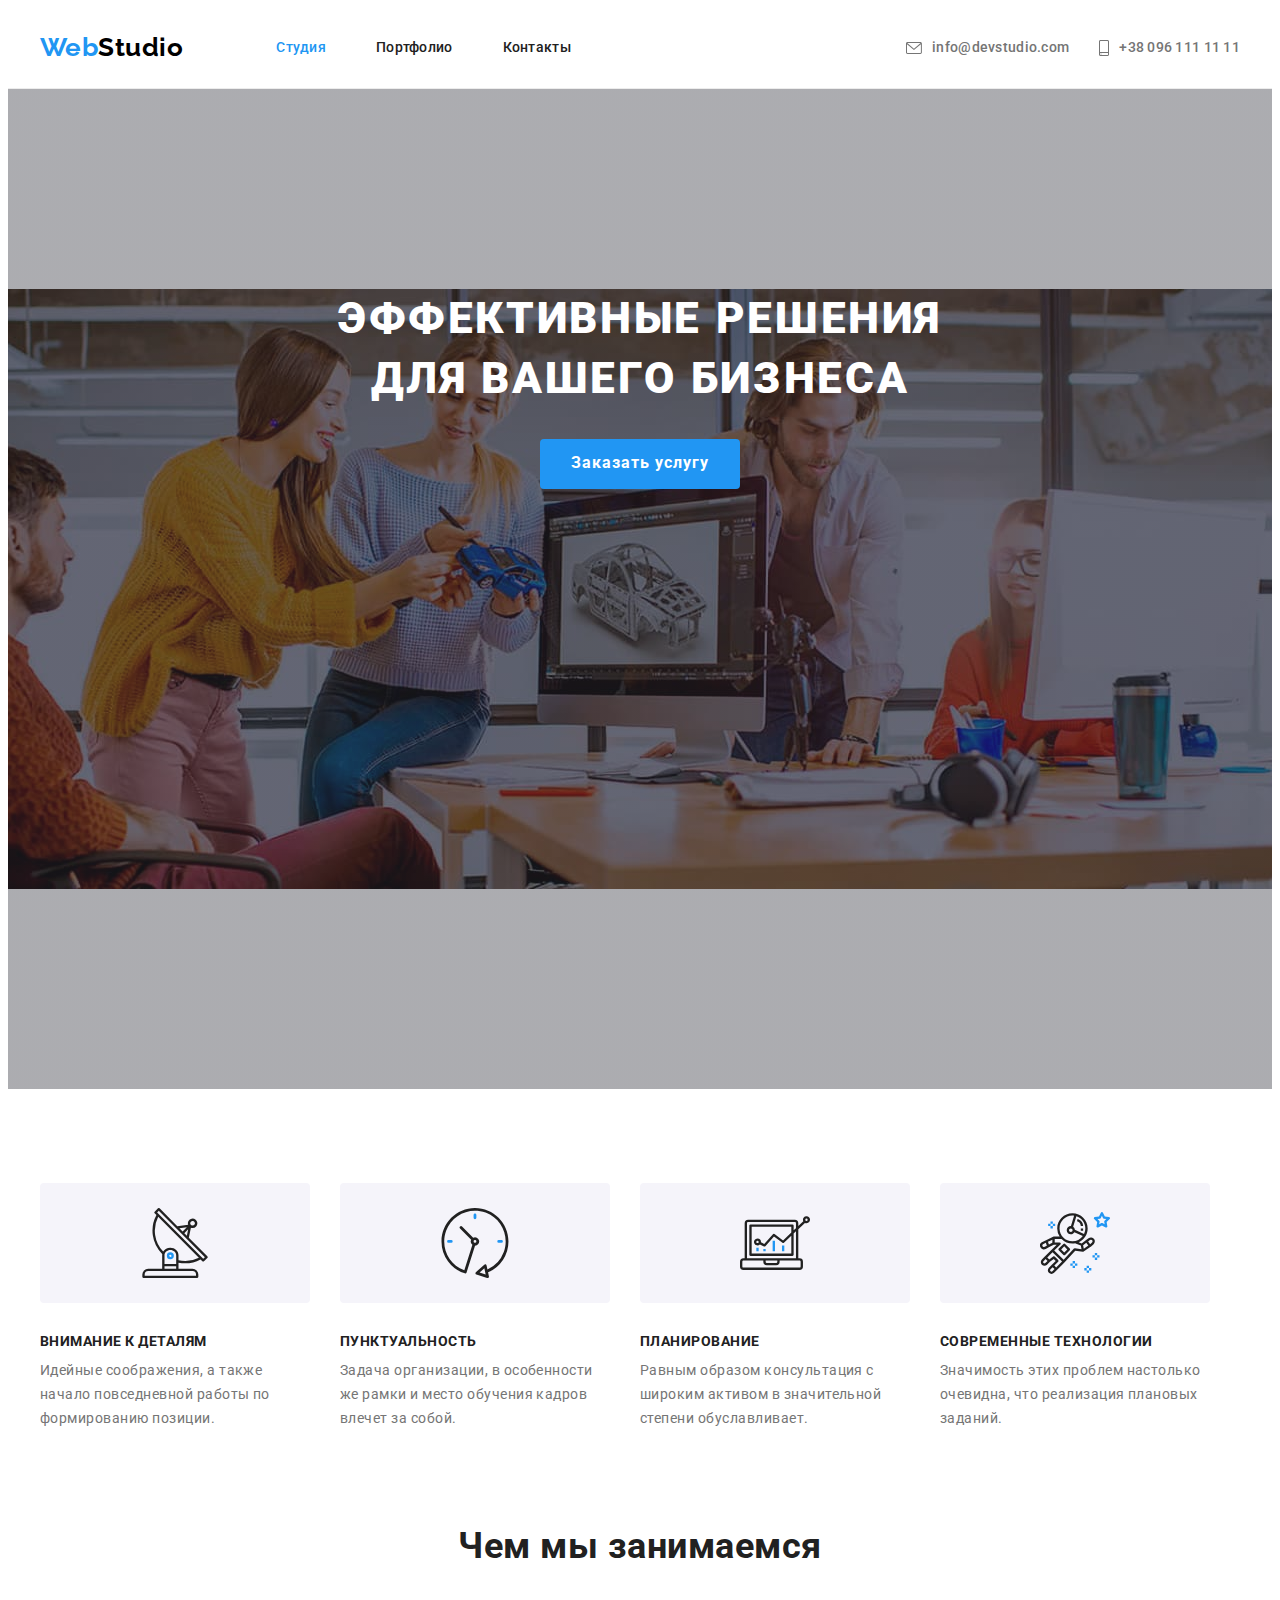
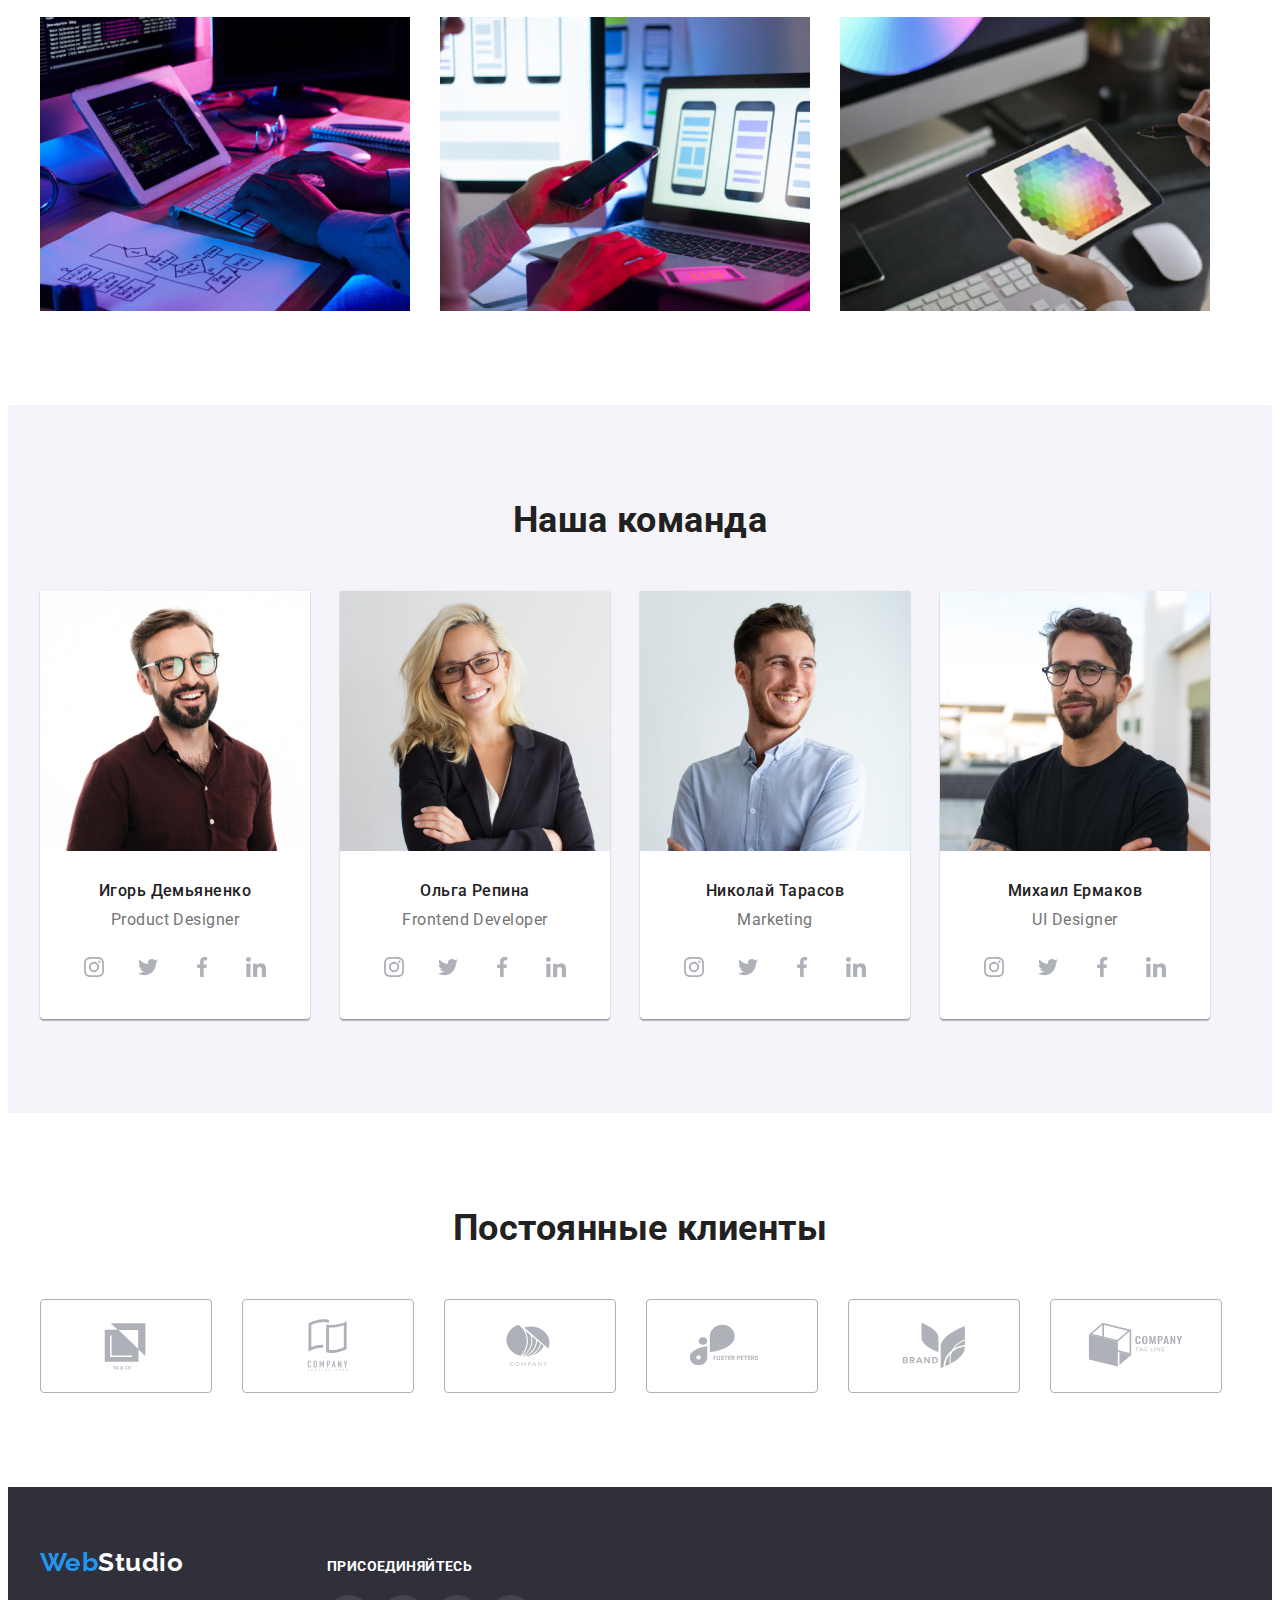
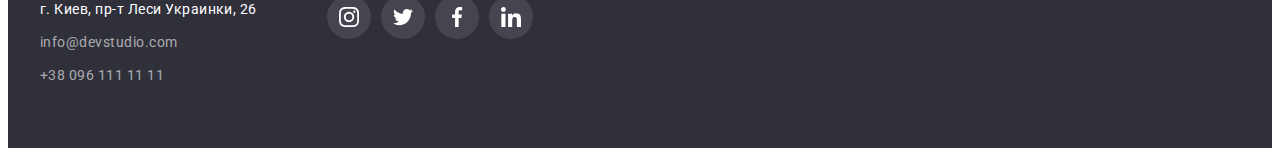
<file: index.html>
<!DOCTYPE html>
<html lang="ru">
  <head>
    <meta charset="UTF-8" />
    <meta http-equiv="X-UA-Compatible" content="IE=edge" />
    <meta name="viewport" content="width=device-width, initial-scale=1.0" />
    <title>WebStudio</title>
    <!-- Project fonts -->
    <link rel="preconnect" href="https://fonts.googleapis.com" />
    <link rel="preconnect" href="https://fonts.gstatic.com" crossorigin />
    <link
      href="https://fonts.googleapis.com/css2?family=Raleway:wght@700&family=Roboto:wght@400;500;700;900&display=swap"
      rel="stylesheet"
    />
    <!-- Normalize.css -->
    <link
      rel="stylesheet"
      href="https://cdnjs.cloudflare.com/ajax/libs/modern-normalize/1.1.0/modern-normalize.min.css"
      integrity="sha512-wpPYUAdjBVSE4KJnH1VR1HeZfpl1ub8YT/NKx4PuQ5NmX2tKuGu6U/JRp5y+Y8XG2tV+wKQpNHVUX03MfMFn9Q=="
      crossorigin="anonymous"
      referrerpolicy="no-referrer"
    />
    <!--  Custom styles -->
    <link rel="stylesheet" href="./css/styles.css" />
  </head>
  <body>
    <!-- Page header -->
    <header class="header">
      <div class="container header-container">
        <!-- Logo company-->
        <a class="logo link logo-header" href="./index.html" aria-label="Логотип сайта" lang="en"
          >Web<span class="logo-mode-dark">Studio</span></a
        >
        <!-- Main navigation -->
        <nav class="nav">
          <!-- Link navigation -->
          <ul class="nav-list list">
            <li class="nav-item">
              <a class="nav-link nav-link-current link" href="#">Студия</a>
            </li>
            <li class="nav-item">
              <a class="nav-link link" href="./portfolio.html">Портфолио</a>
            </li>
            <li class="nav-item">
              <a class="nav-link link" href="#">Контакты</a>
            </li>
          </ul>
        </nav>
        <!-- Contacts info in header-->
        <div class="contacts-header">
          <ul class="сontacts-list list">
            <li class="сontacts-item">
              <a class="сontacts-link link" href="mailto:info@devstudio.com">
                <svg class="icon-envelope" width="16" height="12">
                  <use href="./images/icons.svg#icon-envelope"></use>
                </svg>
                info@devstudio.com</a
              >
            </li>
            <li class="сontacts-item">
              <a class="сontacts-link link" href="tel:+380961111111">
                <svg class="icon-smartphone" width="10" height="16">
                  <use href="./images/icons.svg#icon-smartphone"></use>
                </svg>
                +38 096 111 11 11</a
              >
            </li>
          </ul>
        </div>
      </div>
    </header>
    <!-- Unique page content -->
    <main>
      <!-- Hero section -->
      <section class="hero">
        <div class="container">
          <h1 class="hero-title">Эффективные решения для вашего бизнеса</h1>
          <button class="hero-btn" type="button">Заказать услугу</button>
        </div>
      </section>

      <!-- Our Features section -->
      <section class="features">
        <div class="container features-container">
          <h2 class="features-title" hidden>Особенности</h2>
          <ul class="features-list list features-container">
            <li class="features-item">
              <div class="features-box">
                <svg width="70" height="70">
                  <use href="./images/icons.svg#icon-antenna"></use>
                </svg>
              </div>
              <h3 class="features-item-title">Внимание к деталям</h3>
              <p class="features-text">
                Идейные соображения, а также начало повседневной работы по формированию позиции.
              </p>
            </li>
            <li class="features-item">
              <div class="features-box">
                <svg width="70" height="70">
                  <use href="./images/icons.svg#icon-clock"></use>
                </svg>
              </div>
              <h3 class="features-item-title">Пунктуальность</h3>
              <p class="features-text">
                Задача организации, в особенности же рамки и место обучения кадров влечет за собой.
              </p>
            </li>
            <li class="features-item">
              <div class="features-box">
                <svg width="70" height="70">
                  <use href="./images/icons.svg#icon-diagram"></use>
                </svg>
              </div>
              <h3 class="features-item-title">Планирование</h3>
              <p class="features-text">
                Равным образом консультация с широким активом в значительной степени обуславливает.
              </p>
            </li>
            <li class="features-features">
              <div class="features-box">
                <svg width="70" height="70">
                  <use href="./images/icons.svg#icon-astronaut"></use>
                </svg>
              </div>
              <h3 class="features-item-title">Современные технологии</h3>
              <p class="features-text">
                Значимость этих проблем настолько очевидна, что реализация плановых заданий.
              </p>
            </li>
          </ul>
        </div>
      </section>

      <!-- What are we doing section -->
      <section class="services">
        <div class="container">
          <h2 class="services-title">Чем мы занимаемся</h2>
          <div class="services-container">
            <ul class="services-list list">
              <li class="services-item">
                <img
                  src="./images/about-us-section/box-1.jpg"
                  alt="Разработка сайта"
                  width="370"
                  height="294"
                />
              </li>
              <li class="services-item">
                <img
                  src="./images/about-us-section/box-2.jpg"
                  alt="Разработка мобильных приложений"
                  width="370"
                  height="294"
                />
              </li>
              <li class="services-item">
                <img
                  src="./images/about-us-section/box-3.jpg"
                  alt="Графический дизайн"
                  width="370"
                  height="294"
                />
              </li>
            </ul>
          </div>
        </div>
      </section>

      <!-- Our team section -->
      <section class="team">
        <div class="container">
          <h2 class="team-title">Наша команда</h2>
          <ul class="team-list list">
            <li class="team-item">
              <img
                src="./images/our-team-section/person-1.jpg"
                alt="Игорь Демьяненко"
                width="270"
                height="260"
              />
              <div class="team-group">
                <h3 class="team-subtitle">Игорь Демьяненко</h3>
                <p class="team-text">Product Designer</p>
                <ul class="team-social-list list">
                  <li class="team-social-item">
                    <a class="team-social-link link" href="#">
                      <svg class="team-social-icon" width="20px" height="20px">
                        <use href="./images/icons.svg#icon-instagram"></use>
                      </svg>
                    </a>
                  </li>
                  <li class="team-social-item">
                    <a class="team-social-link link" href="#">
                      <svg class="team-social-icon" width="20px" height="20px">
                        <use href="./images/icons.svg#icon-twitter"></use>
                      </svg>
                    </a>
                  </li>
                  <li class="team-social-item">
                    <a class="team-social-link link" href="#">
                      <svg class="team-social-icon" width="20px" height="20px">
                        <use href="./images/icons.svg#icon-facebook"></use>
                      </svg>
                    </a>
                  </li>
                  <li class="team-social-item">
                    <a class="team-social-link link" href="#">
                      <svg class="team-social-icon" width="20px" height="20px">
                        <use href="./images/icons.svg#icon-linkedin"></use>
                      </svg>
                    </a>
                  </li>
                </ul>
              </div>
            </li>
            <li class="team-item">
              <img
                src="./images/our-team-section/person-2.jpg"
                alt="Ольга Репина"
                width="270"
                height="260"
              />
              <div class="team-group">
                <h3 class="team-subtitle">Ольга Репина</h3>
                <p class="team-text">Frontend Developer</p>
                <ul class="team-social-list list">
                  <li class="team-social-item">
                    <a class="team-social-link link" href="#">
                      <svg class="team-social-icon" width="20px" height="20px">
                        <use href="./images/icons.svg#icon-instagram"></use>
                      </svg>
                    </a>
                  </li>
                  <li class="team-social-item">
                    <a class="team-social-link link" href="#">
                      <svg class="team-social-icon" width="20px" height="20px">
                        <use href="./images/icons.svg#icon-twitter"></use>
                      </svg>
                    </a>
                  </li>
                  <li class="team-social-item">
                    <a class="team-social-link link" href="#">
                      <svg class="team-social-icon" width="20px" height="20px">
                        <use href="./images/icons.svg#icon-facebook"></use>
                      </svg>
                    </a>
                  </li>
                  <li class="team-social-item">
                    <a class="team-social-link link" href="#">
                      <svg class="team-social-icon" width="20px" height="20px">
                        <use href="./images/icons.svg#icon-linkedin"></use>
                      </svg>
                    </a>
                  </li>
                </ul>
              </div>
            </li>
            <li class="team-item">
              <img
                src="./images/our-team-section/person-3.jpg"
                alt="Николай Тарасов"
                width="270"
                height="260"
              />
              <div class="team-group">
                <h3 class="team-subtitle">Николай Тарасов</h3>
                <p class="team-text">Marketing</p>
                <ul class="team-social-list list">
                  <li class="team-social-item">
                    <a class="team-social-link link" href="#">
                      <svg class="team-social-icon" width="20px" height="20px">
                        <use href="./images/icons.svg#icon-instagram"></use>
                      </svg>
                    </a>
                  </li>
                  <li class="team-social-item">
                    <a class="team-social-link link" href="#">
                      <svg class="team-social-icon" width="20px" height="20px">
                        <use href="./images/icons.svg#icon-twitter"></use>
                      </svg>
                    </a>
                  </li>
                  <li class="team-social-item">
                    <a class="team-social-link link" href="#">
                      <svg class="team-social-icon" width="20px" height="20px">
                        <use href="./images/icons.svg#icon-facebook"></use>
                      </svg>
                    </a>
                  </li>
                  <li class="team-social-item">
                    <a class="team-social-link link" href="#">
                      <svg class="team-social-icon" width="20px" height="20px">
                        <use href="./images/icons.svg#icon-linkedin"></use>
                      </svg>
                    </a>
                  </li>
                </ul>
              </div>
            </li>
            <li class="team-item">
              <img
                src="./images/our-team-section/person-4.jpg"
                alt="Михаил Ермаков"
                width="270"
                height="260"
              />
              <div class="team-group">
                <h3 class="team-subtitle">Михаил Ермаков</h3>
                <p class="team-text">UI Designer</p>
                <ul class="team-social-list list">
                  <li class="team-social-item">
                    <a class="team-social-link link" href="#">
                      <svg class="team-social-icon" width="20px" height="20px">
                        <use href="./images/icons.svg#icon-instagram"></use>
                      </svg>
                    </a>
                  </li>
                  <li class="team-social-item">
                    <a class="team-social-link link" href="#">
                      <svg class="team-social-icon" width="20px" height="20px">
                        <use href="./images/icons.svg#icon-twitter"></use>
                      </svg>
                    </a>
                  </li>
                  <li class="team-social-item">
                    <a class="team-social-link link" href="#">
                      <svg class="team-social-icon" width="20px" height="20px">
                        <use href="./images/icons.svg#icon-facebook"></use>
                      </svg>
                    </a>
                  </li>
                  <li class="team-social-item">
                    <a class="team-social-link link" href="#">
                      <svg class="team-social-icon" width="20px" height="20px">
                        <use href="./images/icons.svg#icon-linkedin"></use>
                      </svg>
                    </a>
                  </li>
                </ul>
              </div>
            </li>
          </ul>
        </div>
      </section>

      <!-- Our clients -->
      <section class="clients">
        <div class="container">
          <h2 class="clients-title">Постоянные клиенты</h2>
          <div class="clients-container">
            <ul class="clients-list list">
              <li class="clients-item">
                <a class="clients-link" href="#">
                  <svg class="client-icon" width="106" height="60">
                    <use href="./images/icons.svg#icon-client-1"></use>
                  </svg>
                </a>
              </li>
              <li class="clients-item">
                <a class="clients-link" href="#">
                  <svg class="client-icon" width="106" height="60">
                    <use href="./images/icons.svg#icon-client-2"></use>
                  </svg>
                </a>
              </li>
              <li class="clients-item">
                <a class="clients-link" href="#">
                  <svg class="client-icon" width="106" height="60">
                    <use href="./images/icons.svg#icon-client-3"></use>
                  </svg>
                </a>
              </li>
              <li class="clients-item">
                <a class="clients-link" href="#">
                  <svg class="client-icon" width="106" height="60">
                    <use href="./images/icons.svg#icon-client-4"></use>
                  </svg>
                </a>
              </li>
              <li class="clients-item">
                <a class="clients-link" href="#">
                  <svg class="client-icon" width="106" height="60">
                    <use href="./images/icons.svg#icon-client-5"></use>
                  </svg>
                </a>
              </li>
              <li class="clients-item">
                <a class="clients-link" href="#">
                  <svg class="client-icon" width="106" height="60">
                    <use href="./images/icons.svg#icon-client-6"></use>
                  </svg>
                </a>
              </li>
            </ul>
          </div>
        </div>
      </section>
    </main>
    <!-- Page footer -->
    <footer class="footer">
      <div class="container footer-container">
        <div class="logo-box">
          <a class="logo link logo-footer" href="./index.html" aria-label="Логотип сайта" lang="en"
            >Web<span class="logo-mode-light">Studio</span></a
          >
          <address class="address">
            <p class="address-text">г. Киев, пр-т Леси Украинки, 26</p>
            <a class="address-link link" href="mailto:info@devstudio.com">info@devstudio.com</a>
            <a class="address-link link" href="tel:+380961111111">+38 096 111 11 11</a>
          </address>
        </div>
        <div class="join-box">
          <h3 class="join-title">Присоединяйтесь</h3>
          <ul class="join-list list">
            <li class="join-item">
              <a class="join-link link" href="#">
                <svg class="join-icon" width="20px" height="20px">
                  <use href="./images/icons.svg#icon-instagram"></use>
                </svg>
              </a>
            </li>
            <li class="join-item">
              <a class="join-link link" href="#">
                <svg class="join-icon" width="20px" height="20px">
                  <use href="./images/icons.svg#icon-twitter"></use>
                </svg>
              </a>
            </li>
            <li class="join-item">
              <a class="join-link link" href="#">
                <svg class="team-social-icon" width="20px" height="20px">
                  <use href="./images/icons.svg#icon-facebook"></use>
                </svg>
              </a>
            </li>
            <li class="join-item">
              <a class="join-link link" href="#">
                <svg class="join-icon" width="20px" height="20px">
                  <use href="./images/icons.svg#icon-linkedin"></use>
                </svg>
              </a>
            </li>
          </ul>
        </div>
      </div>
    </footer>
  </body>
</html>
</file>
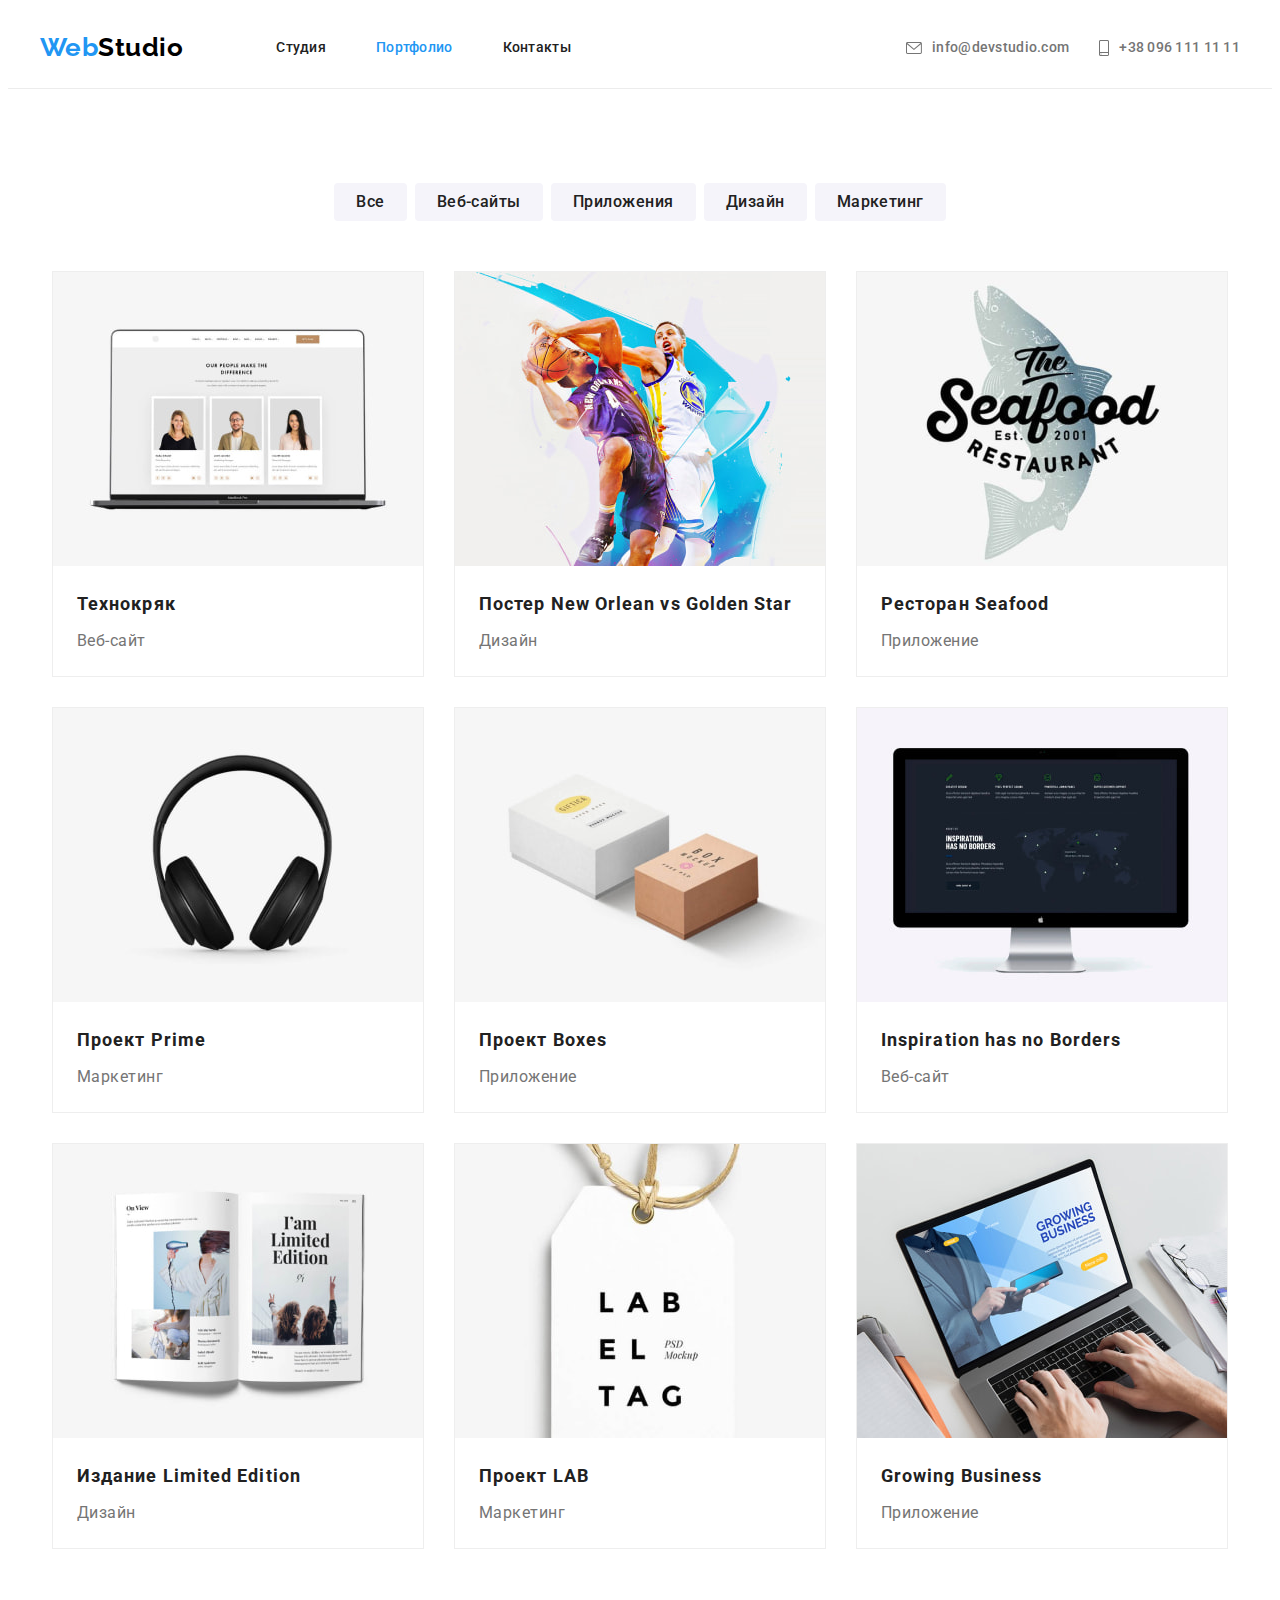
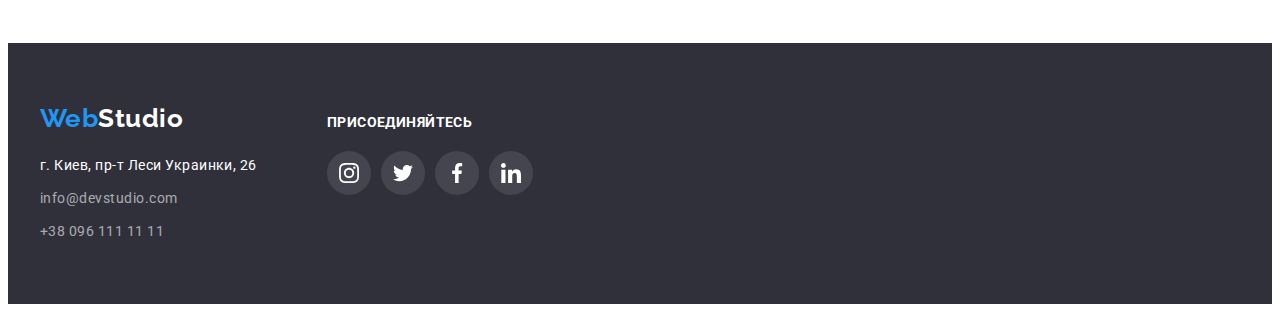
<file: portfolio.html>
<!DOCTYPE html>
<html lang="ru">
  <head>
    <meta charset="UTF-8" />
    <meta http-equiv="X-UA-Compatible" content="IE=edge" />
    <meta name="viewport" content="width=device-width, initial-scale=1.0" />
    <title>Portfolio</title>
    <!-- Project fonts -->
    <link rel="preconnect" href="https://fonts.googleapis.com" />
    <link rel="preconnect" href="https://fonts.gstatic.com" crossorigin />
    <link
      href="https://fonts.googleapis.com/css2?family=Raleway:wght@700&family=Roboto:wght@400;500;700;900&display=swap"
      rel="stylesheet"
    />
    <!-- Normalize.css -->
    <link
      rel="stylesheet"
      href="https://cdnjs.cloudflare.com/ajax/libs/modern-normalize/1.1.0/modern-normalize.min.css"
      integrity="sha512-wpPYUAdjBVSE4KJnH1VR1HeZfpl1ub8YT/NKx4PuQ5NmX2tKuGu6U/JRp5y+Y8XG2tV+wKQpNHVUX03MfMFn9Q=="
      crossorigin="anonymous"
      referrerpolicy="no-referrer"
    />
    <!--  Custom styles -->
    <link rel="stylesheet" href="./css/styles.css" />
  </head>
  <body>
    <!-- Page header -->
    <header class="header">
      <div class="container header-container">
        <!-- Logo company-->
        <a class="logo link logo-header" href="./index.html" aria-label="Логотип сайта" lang="en"
          >Web<span class="logo-mode-dark">Studio</span></a
        >
        <!-- Main navigation -->
        <nav class="nav">
          <!-- Link navigation -->
          <ul class="nav-list list">
            <li class="nav-item">
              <a class="nav-link link" href="./index.html">Студия</a>
            </li>
            <li class="nav-item">
              <a class="nav-link nav-link-current link" href="./portfolio.html">Портфолио</a>
            </li>
            <li class="nav-item">
              <a class="nav-link link" href="#">Контакты</a>
            </li>
          </ul>
        </nav>
        <!-- Contacts info in header-->
        <div class="contacts-header">
          <ul class="сontacts-list list">
            <li class="сontacts-item">
              <a class="сontacts-link link" href="mailto:info@devstudio.com">
                <svg class="icon-envelope" width="16" height="12">
                  <use href="./images/icons.svg#icon-envelope"></use>
                </svg>
                info@devstudio.com</a
              >
            </li>
            <li class="сontacts-item">
              <a class="сontacts-link link" href="tel:+380961111111">
                <svg class="icon-smartphone" width="10" height="16">
                  <use href="./images/icons.svg#icon-smartphone"></use>
                </svg>
                +38 096 111 11 11</a
              >
            </li>
          </ul>
        </div>
      </div>
    </header>
    <!-- Unique page content -->
    <main>
      <!-- Our projects section -->
      <!-- Button -->
      <section class="btn-filter">
        <div class="container">
          <h1 class="btn-title" hidden>Наши проекты</h1>
          <ul class="btn-list list">
            <li class="btn-item">
              <button class="btn-description" type="button">Все</button>
            </li>
            <li class="btn-item">
              <button class="btn-description" type="button">Веб-сайты</button>
            </li>
            <li class="btn-item">
              <button class="btn-description" type="button">Приложения</button>
            </li>
            <li class="btn-item">
              <button class="btn-description" type="button">Дизайн</button>
            </li>
            <li class="btn-item">
              <button class="btn-description" type="button">Маркетинг</button>
            </li>
          </ul>

          <!-- Gallery -->
          <ul class="gallery-list list">
            <li class="gallery-item">
              <a class="gallery-link link" href="#">
                <img
                  src="./images/our-projects-section/projects-1.jpg"
                  alt="Интерфейс сайта"
                  width="370"
                  height="294"
                />
                <div class="gallery-group">
                  <h2 class="gallery-title">Технокряк</h2>
                  <p class="gallery-text">Веб-сайт</p>
                </div>
              </a>
            </li>
            <li class="gallery-item">
              <a class="gallery-link link" href="#">
                <img
                  src="./images/our-projects-section/projects-2.jpg"
                  alt="Баскетболисты"
                  width="370"
                  height="294"
                />
                <div class="gallery-group">
                  <h2 class="gallery-title">Постер New Orlean vs Golden Star</h2>
                  <p class="gallery-text">Дизайн</p>
                </div>
              </a>
            </li>
            <li class="gallery-item">
              <a class="gallery-link link" href="#">
                <img
                  src="./images/our-projects-section/projects-3.jpg"
                  alt="Интерфейс приложения"
                  width="370"
                  height="294"
                />
                <div class="gallery-group">
                  <h2 class="gallery-title">Ресторан Seafood</h2>
                  <p class="gallery-text">Приложение</p>
                </div>
              </a>
            </li>
            <li class="gallery-item">
              <a class="gallery-link link" href="#">
                <img
                  src="./images/our-projects-section/projects-4.jpg"
                  alt="Наушники"
                  width="370"
                  height="294"
                />
                <div class="gallery-group">
                  <h2 class="gallery-title">Проект Prime</h2>
                  <p class="gallery-text">Маркетинг</p>
                </div>
              </a>
            </li>
            <li class="gallery-item">
              <a class="gallery-link link" href="#">
                <img
                  src="./images/our-projects-section/projects-5.jpg"
                  alt="Коробки"
                  width="370"
                  height="294"
                />
                <div class="gallery-group">
                  <h2 class="gallery-title">Проект Boxes</h2>
                  <p class="gallery-text">Приложение</p>
                </div>
              </a>
            </li>
            <li class="gallery-item">
              <a class="gallery-link link" href="#">
                <img
                  src="./images/our-projects-section/projects-6.jpg"
                  alt="Интерфейс сайта"
                  width="370"
                  height="294"
                />
                <div class="gallery-group">
                  <h2 class="gallery-title">Inspiration has no Borders</h2>
                  <p class="gallery-text">Веб-сайт</p>
                </div>
              </a>
            </li>
            <li class="gallery-item">
              <a class="gallery-link link" href="#">
                <img
                  src="./images/our-projects-section/projects-7.jpg"
                  alt="Журнал"
                  width="370"
                  height="294"
                />
                <div class="gallery-group">
                  <h2 class="gallery-title">Издание Limited Edition</h2>
                  <p class="gallery-text">Дизайн</p>
                </div>
              </a>
            </li>
            <li class="gallery-item">
              <a class="gallery-link link" href="#">
                <img
                  src="./images/our-projects-section/projects-8.jpg"
                  alt="Бирка"
                  width="370"
                  height="294"
                />
                <div class="gallery-group">
                  <h2 class="gallery-title">Проект LAB</h2>
                  <p class="gallery-text">Маркетинг</p>
                </div>
              </a>
            </li>
            <li class="gallery-item">
              <a class="gallery-link link" href="#">
                <img
                  src="./images/our-projects-section/projects-9.jpg"
                  alt="Ноутбук"
                  width="370"
                  height="294"
                />
                <div class="gallery-group">
                  <h2 class="gallery-title">Growing Business</h2>
                  <p class="gallery-text">Приложение</p>
                </div>
              </a>
            </li>
          </ul>
        </div>
      </section>
    </main>
    <!-- Page footer -->
    <footer class="footer">
      <div class="container footer-container">
        <div class="logo-box">
          <a class="logo link logo-footer" href="./index.html" aria-label="Логотип сайта" lang="en"
            >Web<span class="logo-mode-light">Studio</span></a
          >
          <address class="address">
            <p class="address-text">г. Киев, пр-т Леси Украинки, 26</p>
            <a class="address-link link" href="mailto:info@devstudio.com">info@devstudio.com</a>
            <a class="address-link link" href="tel:+380961111111">+38 096 111 11 11</a>
          </address>
        </div>
        <div class="join-box">
          <h3 class="join-title">Присоединяйтесь</h3>
          <ul class="join-list list">
            <li class="join-item">
              <a class="join-link link" href="#">
                <svg class="join-icon" width="20px" height="20px">
                  <use href="./images/icons.svg#icon-instagram"></use>
                </svg>
              </a>
            </li>
            <li class="join-item">
              <a class="join-link link" href="#">
                <svg class="join-icon" width="20px" height="20px">
                  <use href="./images/icons.svg#icon-twitter"></use>
                </svg>
              </a>
            </li>
            <li class="join-item">
              <a class="join-link link" href="#">
                <svg class="team-social-icon" width="20px" height="20px">
                  <use href="./images/icons.svg#icon-facebook"></use>
                </svg>
              </a>
            </li>
            <li class="join-item">
              <a class="join-link link" href="#">
                <svg class="join-icon" width="20px" height="20px">
                  <use href="./images/icons.svg#icon-linkedin"></use>
                </svg>
              </a>
            </li>
          </ul>
        </div>
      </div>
    </footer>
  </body>
</html>
</file>
<file: css/styles.css>
:root {
  --main-font: 'Roboto', sans-serif;
  --secondary-font: 'Raleway', sans-serif;

  /* Text colors */
  --accent-cl: #2196f3;
  --main-txt-cl: #757575;
  --secondary-txt-cl: #212121;
  --third-txt-cl: #ffffff;
  --hero-btn: #188ce8;

  /* Bacground colors */
  --main-bg-cl: #ffffff;
  --secondary-bg-cl: #f5f4fa;
  --dark-bg-cl: #2f303a;
  --header-border-cl: #ececec;
  --gallery-item-border-cl: #eeeeee;
  --main-icon-cl: #afb1b8;
}

body {
  font-family: var(--main-font), sans-serif;
  font-size: 16px;
  letter-spacing: 0.03em;
  color: var(--main-txt-cl);
}

h1,
h2,
h3,
h4,
h5,
h6,
p {
  margin: 0;
}

ul,
ol {
  padding: 0;
  margin: 0;
}

img {
  display: block;
  max-width: 100%;
  height: auto;
}

.link {
  text-decoration: none;
  color: currentColor;
}

.link:hover,
.link:focus {
  color: var(--accent-cl);
}

.list {
  list-style: none;
}

.services-title,
.team-title,
.clients-title {
  font-weight: 700;
  font-size: 36px;
  line-height: 1.17;
  text-align: center;
  color: var(--secondary-txt-cl);
}

.container {
  /* outline: 2px solid red; */
  width: 1200px;
  padding-left: 15px;
  padding-right: 15px;
  margin-left: auto;
  margin-right: auto;
}

/* Page header */
.header {
  background-color: var(--main-bg-cl);
  border-bottom: 1px solid var(--header-border-cl);
}

.header-container {
  display: flex;
  align-items: center;
}
/* Header main navigation */
.logo {
  font-family: var(--secondary-font);
  font-weight: 700;
  font-size: 26px;
  line-height: 1.2;
  color: var(--accent-cl);
}

.logo-header {
  margin-right: 93px;
}

.logo .logo-mode-dark {
  color: #000000;
}
.logo .logo-mode-light {
  color: #ffffff;
}

.nav-list {
  display: flex;
  align-items: center;
}
.nav-item {
  margin-right: 50px;
}

.nav-item:last-child {
  margin-right: 0;
}

.nav-link,
.сontacts-link {
  display: block;
  padding-top: 32px;
  padding-bottom: 32px;
  font-weight: 500;
  font-size: 14px;
  line-height: 1.14;
  letter-spacing: 0.02em;
}

.nav-link {
  color: var(--secondary-txt-cl);
}

.сontacts-link {
  display: flex;
  align-items: center;
  color: var(--main-txt-cl);
}

.nav-item > .nav-link-current {
  color: var(--accent-cl);
}

.contacts-header {
  display: flex;
  align-items: center;
  margin-left: auto;
}

.сontacts-list {
  display: flex;
  align-items: center;
}

.сontacts-item {
  margin-right: 30px;
}

.сontacts-item:last-child {
  margin-right: 0;
}

/* Hero section */
.hero {
  padding-top: 200px;
  padding-bottom: 200px;
  /* background-color: var(--dark-bg-cl); */
  background-image: linear-gradient(to right, rgba(47, 48, 58, 0.4), rgba(47, 48, 58, 0.4)),
    url('../images/hero-section/hero-bg.jpg');
  background-repeat: no-repeat;
  background-position: center;
  max-width: 1600px;
  height: 600px;
  margin-left: auto;
  margin-right: auto;
  text-align: center;
}

.hero-title {
  width: 696px;
  align-items: center;
  margin-left: auto;
  margin-right: auto;
  margin-bottom: 30px;
  font-weight: 900;
  font-size: 44px;
  line-height: 1.36;
  text-align: center;
  letter-spacing: 0.06em;
  text-transform: uppercase;
  color: var(--third-txt-cl);
}

.hero-btn {
  width: 200px;
  height: 50px;
  font-family: inherit;
  font-style: 400;
  font-weight: 700;
  font-size: 16px;
  line-height: 1.9;
  align-items: center;
  text-align: center;
  letter-spacing: 0.06em;
  color: var(--third-txt-cl);
  background-color: var(--accent-cl);
  border: none;
  border-radius: 4px;
}

.hero-btn:hover,
.hero-btn:focus {
  color: var(--main-bg-cl);
  background-color: var(--hero-btn);
}

.icon-envelope,
.icon-smartphone {
  margin-right: 10px;
  fill: currentColor;
}

.icon-envelope:hover,
.icon-smartphone:hover {
  fill: currentColor;
}

/* Our Features section and What are we doing section*/
.features-container,
.services-container {
  display: flex;
  align-items: center;
  margin-left: auto;
}

.features-item {
  margin-right: 30px;
  width: 270px;
  /* height: 101px; */
}

.features-item:last-child {
  margin-right: 0;
}

.features,
.services {
  background-color: var(--main-bg-cl);
}

.features {
  padding-top: 94px;
  padding-bottom: 94px;
}

.features-item-title {
  margin-bottom: 10px;
  font-weight: 700;
  font-size: 14px;
  line-height: 16px;
  text-transform: uppercase;
  color: var(--secondary-txt-cl);
}
.features-text {
  font-weight: 400;
  font-size: 14px;
  line-height: 1.71;
  color: var(--main-txt-cl);
}

.features-box {
  display: flex;
  width: 270px;
  height: 120px;
  background-color: var(--secondary-bg-cl);
  align-items: center;
  justify-content: center;
  border-radius: 4px;
  margin-bottom: 30px;
}

.services {
  padding-bottom: 94px;
}

.services-title {
  margin-bottom: 50px;
}

.services-list {
  display: flex;
  align-items: center;
}

.services-item {
  margin-right: 30px;
}

.services-item:last-child {
  margin-right: 0;
}

/* Our team section */
.team {
  padding-top: 94px;
  padding-bottom: 94px;
  background-color: var(--secondary-bg-cl);
}

.team-title {
  margin-bottom: 50px;
}

.team-list {
  display: flex;
  align-items: center;
}

.team-item {
  margin-right: 30px;
  background-color: var(--main-bg-cl);
  box-shadow: 0px 1px 3px rgba(0, 0, 0, 0.12), 0px 1px 1px rgba(0, 0, 0, 0.14),
    0px 2px 1px rgba(0, 0, 0, 0.2);
  border-radius: 0px 0px 4px 4px;
}

.team-item:last-child {
  margin-right: 0;
}

.team-group {
  padding-top: 30px;
  padding-bottom: 30px;
  display: flex;
  flex-direction: column;
  width: 270px;
  align-items: center;
}

.team-subtitle {
  margin-bottom: 10px;
  font-weight: 500;
  font-size: 16px;
  line-height: 1.19;
  text-align: center;
  color: var(--secondary-txt-cl);
}

.team-text {
  font-weight: 400;
  font-size: 16px;
  line-height: 1.19;
  text-align: center;
  color: var(--main-txt-cl);
  margin-bottom: 16px;
}

.team-social-list {
  display: flex;
}

.team-social-item {
  display: flex;
  margin-right: 10px;
}

.team-social-item:last-child {
  margin-right: 0;
}

.team-social-link {
  width: 44px;
  height: 44px;
  fill: var(--main-icon-cl);
  display: flex;
  border-radius: 50%;
  align-items: center;
  justify-content: center;
}

.team-social-link:hover,
.team-social-link:focus {
  background-color: var(--accent-cl);
  fill: var(--main-bg-cl);
}

/* Our clients */
.clients {
  padding-top: 94px;
  padding-bottom: 94px;
}

.clients-title {
  margin-bottom: 50px;
}

.clients-list {
  display: flex;
}

.clients-item {
  display: flex;
  margin-right: 30px;
}

.clients-item:last-child {
  margin-right: 0;
}

.clients-link {
  display: flex;
  width: 170px;
  height: 92px;
  border: solid 1px var(--main-icon-cl);
  align-items: center;
  justify-content: center;
  fill: var(--main-icon-cl);
  border-radius: 4px;
}

.clients-link:hover,
.clients-link:focus {
  border: solid 1px var(--accent-cl);
  fill: var(--accent-cl);
}

/* Page footer */
.footer {
  padding-top: 60px;
  padding-bottom: 60px;
  background-color: var(--dark-bg-cl);
  box-sizing: border-box;
}

.footer-container {
  display: flex;
  justify-content: flex-start;
  align-items: baseline;
}

.logo-box {
  margin-right: 70px;
  display: flex;
  flex-direction: column;
}

.logo-footer {
  margin-bottom: 20px;
}

.address {
  font-style: normal;
  display: flex;
  flex-direction: column;
}

.address-text {
  margin-bottom: 9px;
  font-weight: 400;
  font-size: 14px;
  line-height: 1.71;
  color: var(--main-bg-cl);
}

.address-link {
  margin-bottom: 9px;
  flex-wrap: wrap;
  font-weight: 400;
  font-size: 14px;
  line-height: 1.71;
  color: rgba(255, 255, 255, 0.6);
}

.address-link:last-child {
  margin-bottom: 0;
}

.join-box {
  display: flex;
  flex-direction: column;
}

.join-title {
  display: flex;
  margin-bottom: 20px;
  font-weight: 700;
  font-size: 14px;
  line-height: 1.14;
  letter-spacing: 0.03em;
  text-transform: uppercase;
  color: var(--third-txt-cl);
}

.join-list {
  display: flex;
}

.join-item {
  display: flex;
  margin-right: 10px;
}

.join-item:last-child {
  margin-right: 0;
}

.join-link {
  width: 44px;
  height: 44px;
  fill: var(--main-bg-cl);
  display: flex;
  border-radius: 50%;
  align-items: center;
  justify-content: center;
  background: rgba(255, 255, 255, 0.1);
}

.join-link:hover,
.join-link:focus {
  background-color: var(--accent-cl);
  fill: var(--main-bg-cl);
}

/* Portfolio page */
/* Button */
.btn-filter {
  padding-top: 94px;
  padding-bottom: 94px;
}

.btn-filter,
.btn-list,
.gallery-list {
  display: flex;
  align-items: center;
  justify-content: center;
}

.btn-item {
  margin-right: 8px;
}
.btn-item:last-child {
  margin-right: 0;
}

.btn-list {
  margin-bottom: 50px;
}

.btn-description {
  padding: 6px 22px;
  font-family: inherit;
  font-style: normal;
  font-weight: 500;
  font-size: 16px;
  line-height: 1.62;
  text-align: center;
  letter-spacing: 0.03em;
  color: var(--secondary-txt-cl);
  background-color: var(--secondary-bg-cl);
  border: none;
  border-radius: 4px;
}

.btn-description:hover,
.btn-description:focus {
  color: var(--third-txt-cl);
  background-color: var(--accent-cl);
  box-shadow: 0px 4px 4px rgba(0, 0, 0, 0.25);
}

/* Gallery */

/* box-shadow: 0px 4px 4px rgba(0, 0, 0, 0.25); */

/* drop-shadow(0px 4px 4px rgba(0, 0, 0, 0.25)); */

.gallery-list {
  display: flex;
  flex-wrap: wrap;
}

.gallery-item {
  display: flex;
  margin-right: 30px;
  margin-bottom: 30px;
}

.gallery-item:nth-child(3n) {
  margin-right: 0;
}
.gallery-item:nth-last-child(-n + 3) {
  margin-bottom: 0;
}

.gallery-link {
  width: 370px;
  border: 1px solid var(--gallery-item-border-cl);
}

.gallery-link:hover,
.gallery-link:focus {
  box-shadow: 0px 4px 4px rgba(0, 0, 0, 0.25);
}

.gallery-title {
  margin-bottom: 4px;
  font-weight: 700;
  font-size: 18px;
  line-height: 2;
  letter-spacing: 0.06em;
  color: var(--secondary-txt-cl);
}

.gallery-text {
  font-weight: 400;
  font-size: 16px;
  line-height: 1.88;
  color: var(--main-txt-cl);
}

.gallery-group {
  padding: 20px 24px;
}
</file>
